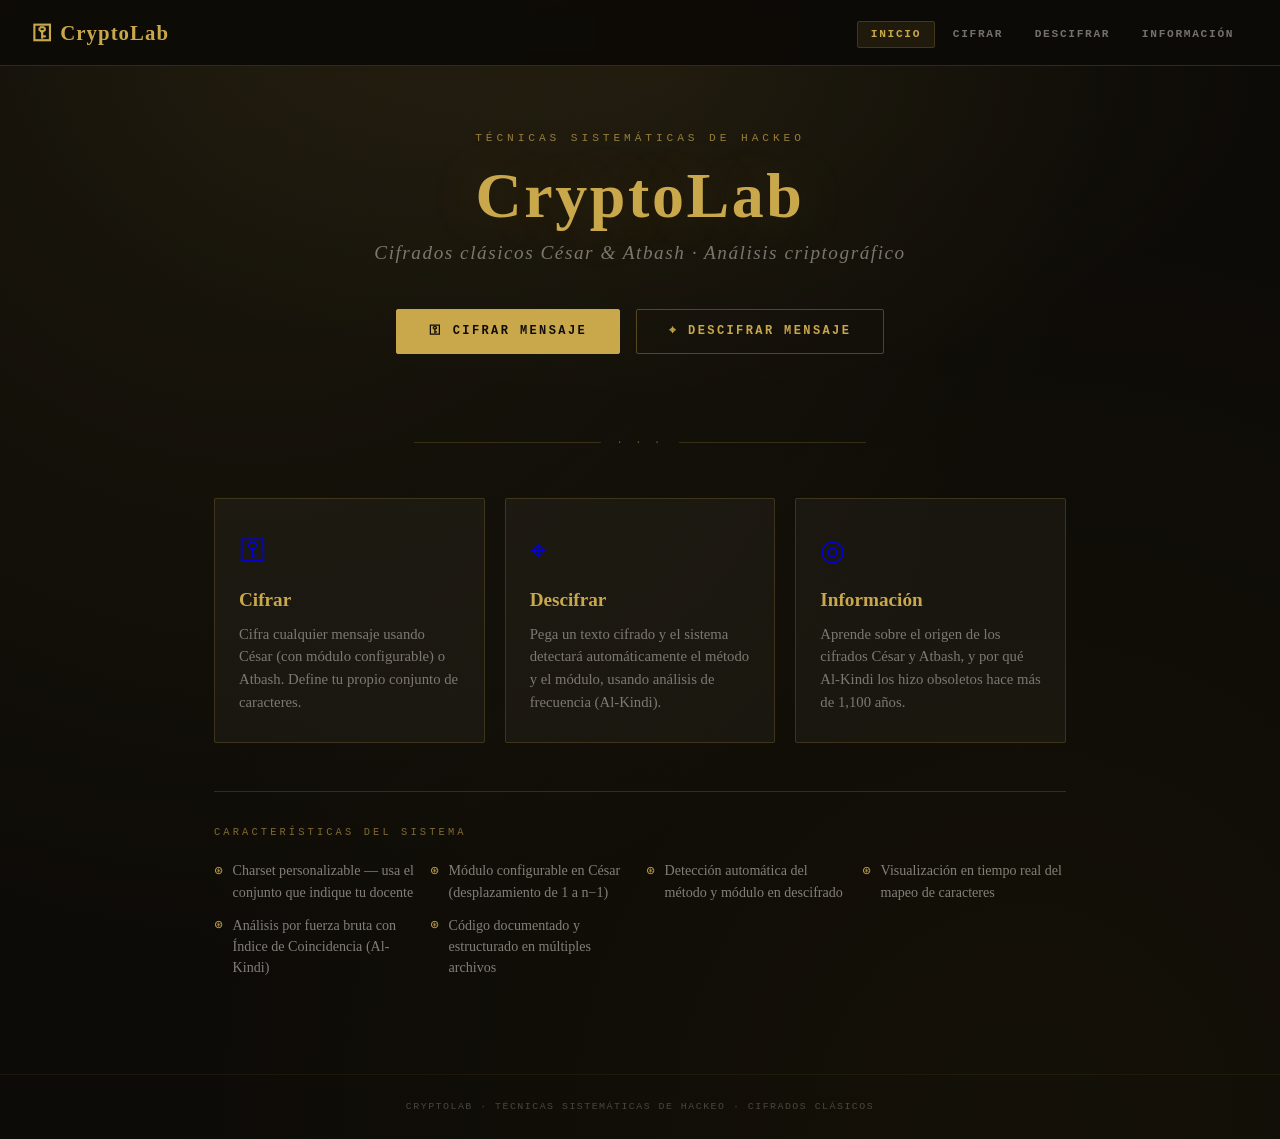
<file: index.html>
<!DOCTYPE html>
<html lang="es">
<head>
  <!-- =============================================
       CRYPTOLAB — Página Principal
       Archivo: index.html
       Descripción: Página de bienvenida. Presenta
       la herramienta y permite navegar a las
       secciones de cifrado, descifrado e información.
       ============================================= -->
  <meta charset="UTF-8">
  <meta name="viewport" content="width=device-width, initial-scale=1.0">
  <title>CryptoLab — Inicio</title>

  <!-- Hoja de estilos compartida -->
  <link rel="stylesheet" href="css/styles.css">

  <style>
    /* ---- Estilos exclusivos de index.html ---- */

    .hero {
      text-align: center;
      padding: 4rem 2rem 3rem;
      position: relative;
    }

    .hero::before {
      content: '';
      position: absolute;
      inset: 0;
      background: radial-gradient(ellipse at 50% 0%,
        rgba(201,168,76,0.07) 0%, transparent 70%);
      pointer-events: none;
    }

    .hero-eyebrow {
      font-family: 'JetBrains Mono', monospace;
      font-size: 0.7rem;
      letter-spacing: 0.35em;
      color: var(--gold);
      text-transform: uppercase;
      opacity: 0.7;
      margin-bottom: 1rem;
      display: block;
    }

    .hero-title {
      font-family: 'Playfair Display', serif;
      font-size: 4rem;
      font-weight: 900;
      color: var(--gold);
      line-height: 1;
      letter-spacing: 0.04em;
      text-shadow: 0 0 60px rgba(201,168,76,0.2);
      margin-bottom: 0.6rem;
    }

    .hero-subtitle {
      font-family: 'Crimson Pro', serif;
      font-style: italic;
      font-size: 1.2rem;
      color: rgba(245,240,232,0.45);
      letter-spacing: 0.08em;
      margin-bottom: 2.5rem;
    }

    .hero-actions {
      display: flex;
      gap: 1rem;
      justify-content: center;
      flex-wrap: wrap;
    }

    .hero-btn {
      display: inline-block;
      padding: 0.75rem 2rem;
      font-family: 'JetBrains Mono', monospace;
      font-size: 0.75rem;
      font-weight: 600;
      letter-spacing: 0.2em;
      text-transform: uppercase;
      text-decoration: none;
      border-radius: 2px;
      transition: all 0.2s;
    }

    .hero-btn-primary {
      background: var(--gold);
      color: var(--bg-dark);
      border: 1px solid var(--gold);
    }
    .hero-btn-primary:hover {
      background: var(--gold-light);
      transform: translateY(-1px);
    }

    .hero-btn-secondary {
      background: transparent;
      color: var(--gold);
      border: 1px solid var(--border-mid);
    }
    .hero-btn-secondary:hover {
      background: rgba(201,168,76,0.08);
      transform: translateY(-1px);
    }

    .ornamental-divider {
      display: flex;
      align-items: center;
      gap: 1rem;
      margin: 0 auto 3rem;
      max-width: 500px;
      padding: 0 1.5rem;
    }

    .ornamental-divider::before,
    .ornamental-divider::after {
      content: '';
      flex: 1;
      height: 1px;
      background: var(--border-subtle);
    }

    .ornamental-divider span {
      font-family: 'JetBrains Mono', monospace;
      font-size: 0.65rem;
      letter-spacing: 0.3em;
      color: var(--gold);
      opacity: 0.5;
      white-space: nowrap;
    }

    .cards-grid {
      display: grid;
      grid-template-columns: repeat(auto-fit, minmax(240px, 1fr));
      gap: 1.25rem;
      margin-bottom: 3rem;
    }

    .nav-card {
      display: block;
      background: var(--panel-bg);
      border: 1px solid var(--border-subtle);
      border-radius: 2px;
      padding: 1.75rem 1.5rem;
      text-decoration: none;
      transition: all 0.2s;
      position: relative;
      overflow: hidden;
    }

    .nav-card::before {
      content: '';
      position: absolute;
      top: 0; left: 0; right: 0;
      height: 2px;
      background: var(--gold);
      transform: scaleX(0);
      transition: transform 0.25s;
      transform-origin: left;
    }

    .nav-card:hover {
      border-color: var(--border-mid);
      background: rgba(201,168,76,0.05);
      transform: translateY(-2px);
    }

    .nav-card:hover::before { transform: scaleX(1); }

    .card-icon {
      font-size: 1.8rem;
      margin-bottom: 0.75rem;
      display: block;
      opacity: 0.85;
    }

    .card-title {
      font-family: 'Playfair Display', serif;
      font-size: 1.2rem;
      font-weight: 700;
      color: var(--gold);
      margin-bottom: 0.4rem;
    }

    .card-desc {
      font-family: 'Crimson Pro', serif;
      font-size: 0.92rem;
      color: rgba(245,240,232,0.45);
      line-height: 1.55;
    }

    .card-arrow {
      position: absolute;
      bottom: 1.25rem;
      right: 1.25rem;
      font-family: 'JetBrains Mono', monospace;
      font-size: 0.75rem;
      color: var(--gold);
      opacity: 0;
      transition: opacity 0.2s, transform 0.2s;
    }

    .nav-card:hover .card-arrow {
      opacity: 1;
      transform: translateX(3px);
    }

    .features-section {
      border-top: 1px solid var(--border-subtle);
      padding-top: 2rem;
      margin-bottom: 2rem;
    }

    .features-label {
      font-family: 'JetBrains Mono', monospace;
      font-size: 0.65rem;
      letter-spacing: 0.3em;
      color: var(--gold);
      text-transform: uppercase;
      opacity: 0.6;
      margin-bottom: 1.25rem;
      display: block;
    }

    .features-list {
      display: grid;
      grid-template-columns: repeat(auto-fit, minmax(200px, 1fr));
      gap: 0.75rem;
      list-style: none;
    }

    .feature-item {
      display: flex;
      align-items: flex-start;
      gap: 0.6rem;
      font-size: 0.88rem;
      color: rgba(245,240,232,0.5);
      line-height: 1.5;
    }

    .feature-bullet {
      color: var(--gold);
      font-family: 'JetBrains Mono', monospace;
      font-size: 0.7rem;
      margin-top: 0.15rem;
      flex-shrink: 0;
    }
  </style>
</head>
<body>

  <!-- BARRA DE NAVEGACIÓN -->
  <nav class="navbar">
    <a href="index.html" class="navbar-brand">⚿ CryptoLab</a>
    <ul class="navbar-links">
      <li><a href="index.html" class="active">Inicio</a></li>
      <li><a href="cifrar.html">Cifrar</a></li>
      <li><a href="descifrar.html">Descifrar</a></li>
      <li><a href="info.html">Información</a></li>
    </ul>
  </nav>

  <!-- HERO -->
  <div class="hero">
    <span class="hero-eyebrow">Técnicas Sistemáticas de Hackeo</span>
    <h1 class="hero-title">CryptoLab</h1>
    <p class="hero-subtitle">Cifrados clásicos César &amp; Atbash · Análisis criptográfico</p>
    <div class="hero-actions">
      <a href="cifrar.html" class="hero-btn hero-btn-primary">⚿ Cifrar mensaje</a>
      <a href="descifrar.html" class="hero-btn hero-btn-secondary">⌖ Descifrar mensaje</a>
    </div>
  </div>

  <div class="container">

    <div class="ornamental-divider"><span>· · ·</span></div>

    <!-- TARJETAS DE NAVEGACIÓN -->
    <div class="cards-grid">

      <a href="cifrar.html" class="nav-card">
        <span class="card-icon">⚿</span>
        <div class="card-title">Cifrar</div>
        <p class="card-desc">
          Cifra cualquier mensaje usando César (con módulo configurable)
          o Atbash. Define tu propio conjunto de caracteres.
        </p>
        <span class="card-arrow">→</span>
      </a>

      <a href="descifrar.html" class="nav-card">
        <span class="card-icon">⌖</span>
        <div class="card-title">Descifrar</div>
        <p class="card-desc">
          Pega un texto cifrado y el sistema detectará automáticamente
          el método y el módulo, usando análisis de frecuencia (Al-Kindi).
        </p>
        <span class="card-arrow">→</span>
      </a>

      <a href="info.html" class="nav-card">
        <span class="card-icon">◎</span>
        <div class="card-title">Información</div>
        <p class="card-desc">
          Aprende sobre el origen de los cifrados César y Atbash, y por
          qué Al-Kindi los hizo obsoletos hace más de 1,100 años.
        </p>
        <span class="card-arrow">→</span>
      </a>

    </div>

    <!-- CARACTERÍSTICAS -->
    <div class="features-section">
      <span class="features-label">Características del sistema</span>
      <ul class="features-list">
        <li class="feature-item">
          <span class="feature-bullet">⊛</span>
          Charset personalizable — usa el conjunto que indique tu docente
        </li>
        <li class="feature-item">
          <span class="feature-bullet">⊛</span>
          Módulo configurable en César (desplazamiento de 1 a n−1)
        </li>
        <li class="feature-item">
          <span class="feature-bullet">⊛</span>
          Detección automática del método y módulo en descifrado
        </li>
        <li class="feature-item">
          <span class="feature-bullet">⊛</span>
          Visualización en tiempo real del mapeo de caracteres
        </li>
        <li class="feature-item">
          <span class="feature-bullet">⊛</span>
          Análisis por fuerza bruta con Índice de Coincidencia (Al-Kindi)
        </li>
        <li class="feature-item">
          <span class="feature-bullet">⊛</span>
          Código documentado y estructurado en múltiples archivos
        </li>
      </ul>
    </div>

  </div>

  <div class="footer">
    CryptoLab · Técnicas Sistemáticas de Hackeo · Cifrados Clásicos
  </div>

</body>
</html>
</file>
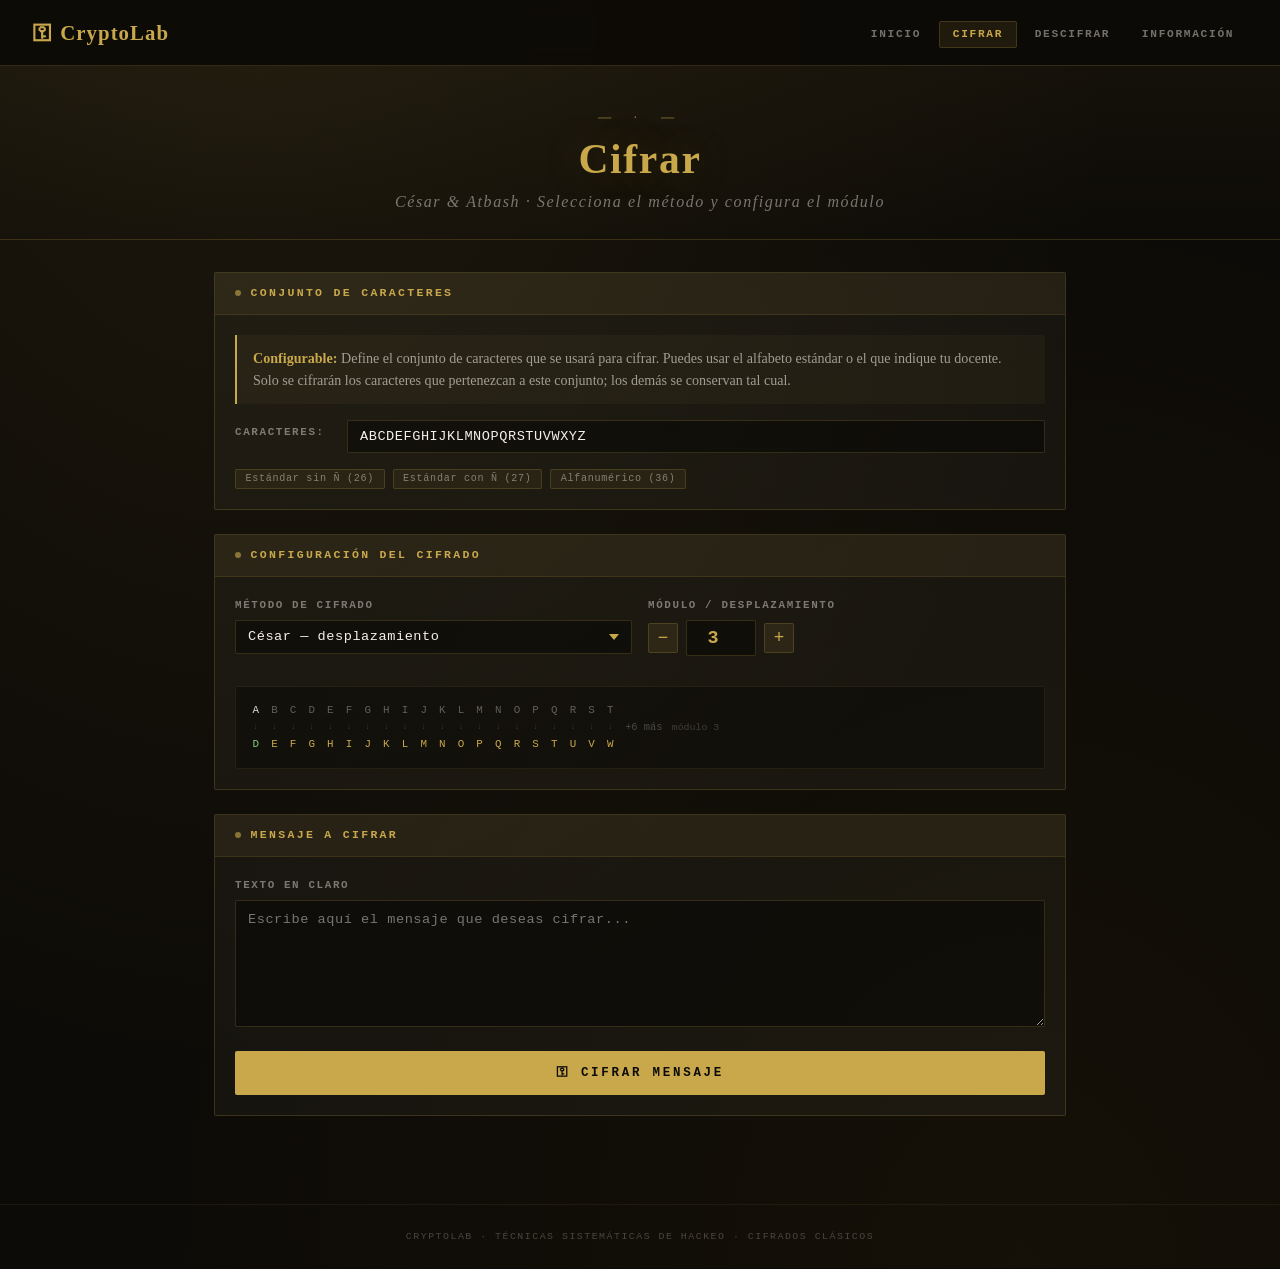
<file: cifrar.html>
<!DOCTYPE html>
<html lang="es">
<head>
  <!-- =============================================
       CRYPTOLAB — Página de Cifrado
       Archivo: cifrar.html
       Descripción: Permite al usuario cifrar un
       mensaje usando el método César (con módulo
       configurable) o Atbash. El usuario puede
       definir el conjunto de caracteres a usar.
       ============================================= -->
  <meta charset="UTF-8">
  <meta name="viewport" content="width=device-width, initial-scale=1.0">
  <title>CryptoLab — Cifrar</title>

  <!-- Hoja de estilos compartida -->
  <link rel="stylesheet" href="css/styles.css">

  <style>
    /* ---- Estilos exclusivos de cifrar.html ---- */

    /* Fila del charset con botones de preset a la derecha */
    .charset-row {
      display: flex;
      align-items: center;
      gap: 0.75rem;
    }

    .charset-row label {
      font-family: 'JetBrains Mono', monospace;
      font-size: 0.68rem;
      color: var(--text-muted);
      text-transform: uppercase;
      letter-spacing: 0.15em;
      white-space: nowrap;
      min-width: 100px;
    }

    /* Fila de botones de preset */
    .preset-row {
      display: flex;
      gap: 0.5rem;
      flex-wrap: wrap;
      margin-top: 0.5rem;
    }
  </style>
</head>
<body>

  <!-- =============================================
       BARRA DE NAVEGACIÓN
       Enlace activo: Cifrar
       ============================================= -->
  <nav class="navbar">
    <a href="index.html" class="navbar-brand">⚿ CryptoLab</a>
    <ul class="navbar-links">
      <li><a href="index.html">Inicio</a></li>
      <li><a href="cifrar.html" class="active">Cifrar</a></li>
      <li><a href="descifrar.html">Descifrar</a></li>
      <li><a href="info.html">Información</a></li>
    </ul>
  </nav>

  <!-- =============================================
       ENCABEZADO DE PÁGINA
       ============================================= -->
  <div class="page-header">
    <span class="ornament">⸻ · ⸻</span>
    <h1 class="page-title">Cifrar</h1>
    <p class="page-subtitle">César &amp; Atbash · Selecciona el método y configura el módulo</p>
  </div>

  <div class="container">

    <!-- =============================================
         PANEL 1: CONJUNTO DE CARACTERES
         El docente puede proporcionar un charset
         personalizado. Se usa como base para ambos
         métodos de cifrado.
         ============================================= -->
    <div class="panel">
      <div class="panel-header">
        <div class="panel-dot"></div>
        <h3>Conjunto de Caracteres</h3>
      </div>
      <div class="panel-body">

        <div class="info-box">
          <strong>Configurable:</strong> Define el conjunto de caracteres
          que se usará para cifrar. Puedes usar el alfabeto estándar o
          el que indique tu docente. Solo se cifrarán los caracteres
          que pertenezcan a este conjunto; los demás se conservan tal cual.
        </div>

        <!-- Input del charset -->
        <div class="field-group">
          <div class="charset-row">
            <label>Caracteres:</label>
            <input type="text" id="charset"
                   value="ABCDEFGHIJKLMNOPQRSTUVWXYZ"
                   placeholder="Ej: ABCDEFGHIJKLMNOPQRSTUVWXYZ" />
          </div>
        </div>

        <!-- Botones de preset rápido -->
        <div class="preset-row">
          <button class="preset-btn" id="preset-sin-nye">
            Estándar sin Ñ (26)
          </button>
          <button class="preset-btn" id="preset-con-nye">
            Estándar con Ñ (27)
          </button>
          <button class="preset-btn" id="preset-alfanumerico">
            Alfanumérico (36)
          </button>
        </div>

      </div>
    </div>

    <!-- =============================================
         PANEL 2: CONFIGURACIÓN DEL CIFRADO
         Selector de método + control de módulo
         + visualización del mapeo en tiempo real.
         ============================================= -->
    <div class="panel">
      <div class="panel-header">
        <div class="panel-dot"></div>
        <h3>Configuración del Cifrado</h3>
      </div>
      <div class="panel-body">

        <div class="config-grid">

          <!-- Selector de método de cifrado -->
          <div class="field-group">
            <label>Método de cifrado</label>
            <select id="cipher-method">
              <option value="cesar">César — desplazamiento</option>
              <option value="atbash">Atbash — espejo</option>
            </select>
          </div>

          <!-- Control del módulo (visible solo en modo César) -->
          <div class="field-group" id="shift-field">
            <label>Módulo / Desplazamiento</label>
            <div class="shift-control">
              <!-- Botón restar -->
              <button class="shift-btn" onclick="changeShift(-1)">−</button>
              <input type="number" id="shift-val"
                     value="3" min="1" max="99" />
              <!-- Botón sumar -->
              <button class="shift-btn" onclick="changeShift(1)">+</button>
            </div>
          </div>

        </div>

        <!-- Visualización del mapeo de caracteres en tiempo real -->
        <!-- Se actualiza automáticamente al cambiar el método o el módulo -->
        <div id="char-map-wrap"></div>

      </div>
    </div>

    <!-- =============================================
         PANEL 3: TEXTO A CIFRAR
         El usuario escribe su mensaje aquí.
         ============================================= -->
    <div class="panel">
      <div class="panel-header">
        <div class="panel-dot"></div>
        <h3>Mensaje a Cifrar</h3>
      </div>
      <div class="panel-body">

        <div class="field-group">
          <label>Texto en claro</label>
          <textarea id="plaintext" rows="5"
                    placeholder="Escribe aquí el mensaje que deseas cifrar..."></textarea>
        </div>

        <!-- Botón principal de acción -->
        <button class="btn-primary" id="btn-encrypt">
          ⚿ CIFRAR MENSAJE
        </button>

      </div>
    </div>

    <!-- =============================================
         PANEL 4: RESULTADO DEL CIFRADO
         Se muestra solo después de presionar el botón.
         Incluye badge del método, texto cifrado y
         descripción informativa.
         ============================================= -->
    <div class="panel" id="encrypt-result-panel" style="display:none">
      <div class="panel-header">
        <div class="panel-dot"></div>
        <h3>Resultado del Cifrado</h3>
      </div>
      <div class="panel-body">

        <!-- Badge que indica el método y módulo usado -->
        <div id="encrypt-badge"></div>

        <!-- Texto cifrado (solo lectura) -->
        <div class="field-group">
          <label>Texto cifrado</label>
          <div class="result-area">
            <textarea id="ciphertext-out" rows="5" readonly></textarea>
            <button class="copy-btn" id="btn-copy-cipher"
                    onclick="copyToClipboard('ciphertext-out')">
              COPIAR
            </button>
          </div>
        </div>

        <!-- Descripción del método aplicado -->
        <p class="detection-info" id="encrypt-info-text"></p>

      </div>
    </div>

  </div><!-- /container -->

  <!-- PIE DE PÁGINA -->
  <div class="footer">
    CryptoLab · Técnicas Sistemáticas de Hackeo · Cifrados Clásicos
  </div>

  <!-- =============================================
       SCRIPTS
       Se cargan al final para no bloquear el HTML.
       crypto.js debe ir antes que app.js ya que
       app.js llama a funciones definidas en crypto.js
       ============================================= -->
  <script src="js/crypto.js"></script>
  <script src="js/app.js"></script>

</body>
</html>
</file>
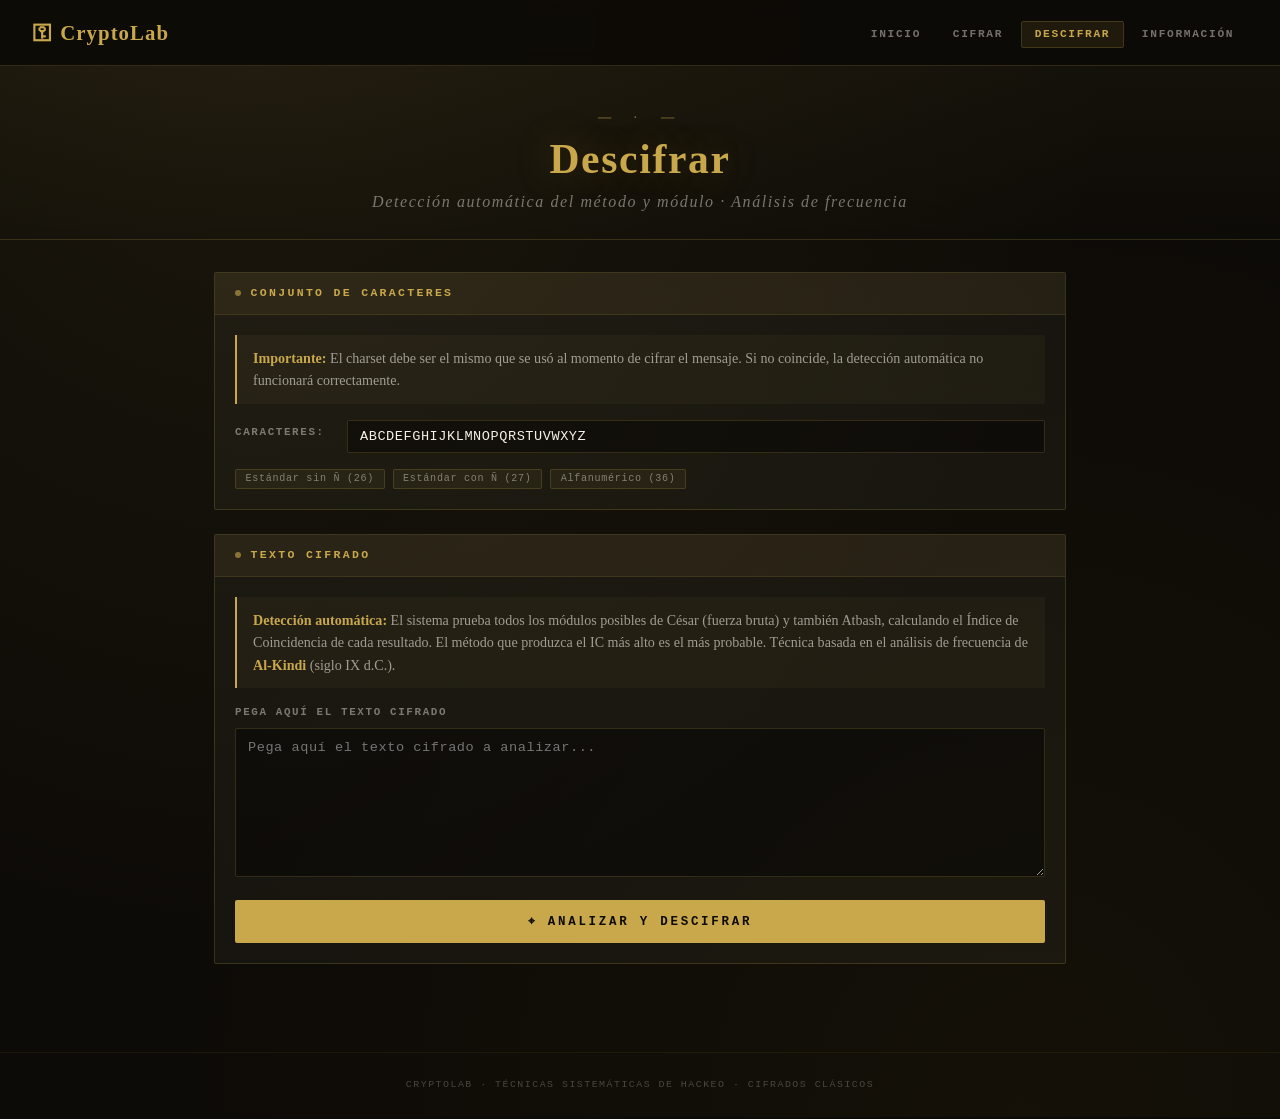
<file: descifrar.html>
<!DOCTYPE html>
<html lang="es">
<head>
  <!-- =============================================
       CRYPTOLAB — Página de Descifrado
       Archivo: descifrar.html
       Descripción: Permite al usuario pegar un texto
       cifrado y el sistema detecta automáticamente
       el método (César o Atbash) y el módulo usado,
       usando el Índice de Coincidencia (Al-Kindi).
       ============================================= -->
  <meta charset="UTF-8">
  <meta name="viewport" content="width=device-width, initial-scale=1.0">
  <title>CryptoLab — Descifrar</title>

  <!-- Hoja de estilos compartida -->
  <link rel="stylesheet" href="css/styles.css">

  <style>
    /* ---- Estilos exclusivos de descifrar.html ---- */

    /* Fila del charset con etiqueta */
    .charset-row {
      display: flex;
      align-items: center;
      gap: 0.75rem;
    }

    .charset-row label {
      font-family: 'JetBrains Mono', monospace;
      font-size: 0.68rem;
      color: var(--text-muted);
      text-transform: uppercase;
      letter-spacing: 0.15em;
      white-space: nowrap;
      min-width: 100px;
    }

    /* Fila de botones preset */
    .preset-row {
      display: flex;
      gap: 0.5rem;
      flex-wrap: wrap;
      margin-top: 0.5rem;
    }

    /* Etiqueta de sección dentro del panel de resultados */
    .results-section-label {
      font-family: 'JetBrains Mono', monospace;
      font-size: 0.65rem;
      color: var(--text-muted);
      letter-spacing: 0.18em;
      text-transform: uppercase;
      margin-bottom: 0.6rem;
      display: block;
    }

    /* Caja de IC (Índice de Coincidencia) */
    .ic-box {
      display: inline-flex;
      align-items: center;
      gap: 0.5rem;
      padding: 0.3rem 0.75rem;
      background: rgba(201,168,76,0.07);
      border: 1px solid var(--border-subtle);
      border-radius: 2px;
      font-family: 'JetBrains Mono', monospace;
      font-size: 0.7rem;
      color: var(--text-muted);
      margin-bottom: 1rem;
    }

    .ic-value {
      color: var(--gold);
      font-weight: 600;
    }
  </style>
</head>
<body>

  <!-- =============================================
       BARRA DE NAVEGACIÓN
       Enlace activo: Descifrar
       ============================================= -->
  <nav class="navbar">
    <a href="index.html" class="navbar-brand">⚿ CryptoLab</a>
    <ul class="navbar-links">
      <li><a href="index.html">Inicio</a></li>
      <li><a href="cifrar.html">Cifrar</a></li>
      <li><a href="descifrar.html" class="active">Descifrar</a></li>
      <li><a href="info.html">Información</a></li>
    </ul>
  </nav>

  <!-- =============================================
       ENCABEZADO DE PÁGINA
       ============================================= -->
  <div class="page-header">
    <span class="ornament">⸻ · ⸻</span>
    <h1 class="page-title">Descifrar</h1>
    <p class="page-subtitle">Detección automática del método y módulo · Análisis de frecuencia</p>
  </div>

  <div class="container">

    <!-- =============================================
         PANEL 1: CONJUNTO DE CARACTERES
         Debe coincidir con el charset usado al cifrar
         para que la detección funcione correctamente.
         ============================================= -->
    <div class="panel">
      <div class="panel-header">
        <div class="panel-dot"></div>
        <h3>Conjunto de Caracteres</h3>
      </div>
      <div class="panel-body">

        <div class="info-box">
          <strong>Importante:</strong> El charset debe ser el mismo que
          se usó al momento de cifrar el mensaje. Si no coincide,
          la detección automática no funcionará correctamente.
        </div>

        <!-- Input del charset -->
        <div class="field-group">
          <div class="charset-row">
            <label>Caracteres:</label>
            <input type="text" id="charset"
                   value="ABCDEFGHIJKLMNOPQRSTUVWXYZ"
                   placeholder="Ej: ABCDEFGHIJKLMNOPQRSTUVWXYZ" />
          </div>
        </div>

        <!-- Botones de preset rápido -->
        <div class="preset-row">
          <button class="preset-btn" id="preset-sin-nye">
            Estándar sin Ñ (26)
          </button>
          <button class="preset-btn" id="preset-con-nye">
            Estándar con Ñ (27)
          </button>
          <button class="preset-btn" id="preset-alfanumerico">
            Alfanumérico (36)
          </button>
        </div>

      </div>
    </div>

    <!-- =============================================
         PANEL 2: TEXTO CIFRADO
         El usuario pega aquí el texto a analizar.
         ============================================= -->
    <div class="panel">
      <div class="panel-header">
        <div class="panel-dot"></div>
        <h3>Texto Cifrado</h3>
      </div>
      <div class="panel-body">

        <div class="info-box">
          <strong>Detección automática:</strong> El sistema prueba todos
          los módulos posibles de César (fuerza bruta) y también Atbash,
          calculando el Índice de Coincidencia de cada resultado.
          El método que produzca el IC más alto es el más probable.
          Técnica basada en el análisis de frecuencia de
          <strong>Al-Kindi</strong> (siglo IX d.C.).
        </div>

        <!-- Textarea del texto cifrado -->
        <div class="field-group">
          <label>Pega aquí el texto cifrado</label>
          <textarea id="ciphertext-in" rows="6"
                    placeholder="Pega aquí el texto cifrado a analizar..."></textarea>
        </div>

        <!-- Botón principal de acción -->
        <button class="btn-primary" id="btn-decrypt">
          ⌖ ANALIZAR Y DESCIFRAR
        </button>

      </div>
    </div>

    <!-- =============================================
         PANEL 3: RESULTADOS DEL ANÁLISIS
         Se muestra solo después de presionar el botón.
         Contiene:
           - Badge del método detectado
           - Índice de Coincidencia calculado
           - Texto descifrado
           - Tabla de todos los módulos explorados
         ============================================= -->
    <div class="panel" id="decode-results" style="display:none">
      <div class="panel-header">
        <div class="panel-dot"></div>
        <h3>Análisis de Descifrado</h3>
      </div>

      <!-- El contenido de este panel se genera dinámicamente
           por la función doDecrypt() en app.js -->
      <div class="panel-body" id="decode-body"></div>

    </div>

  </div><!-- /container -->

  <!-- PIE DE PÁGINA -->
  <div class="footer">
    CryptoLab · Técnicas Sistemáticas de Hackeo · Cifrados Clásicos
  </div>

  <!-- =============================================
       SCRIPTS
       crypto.js debe ir antes que app.js ya que
       app.js llama a funciones definidas en crypto.js.
       ============================================= -->
  <script src="js/crypto.js"></script>
  <script src="js/app.js"></script>

</body>
</html>
</file>
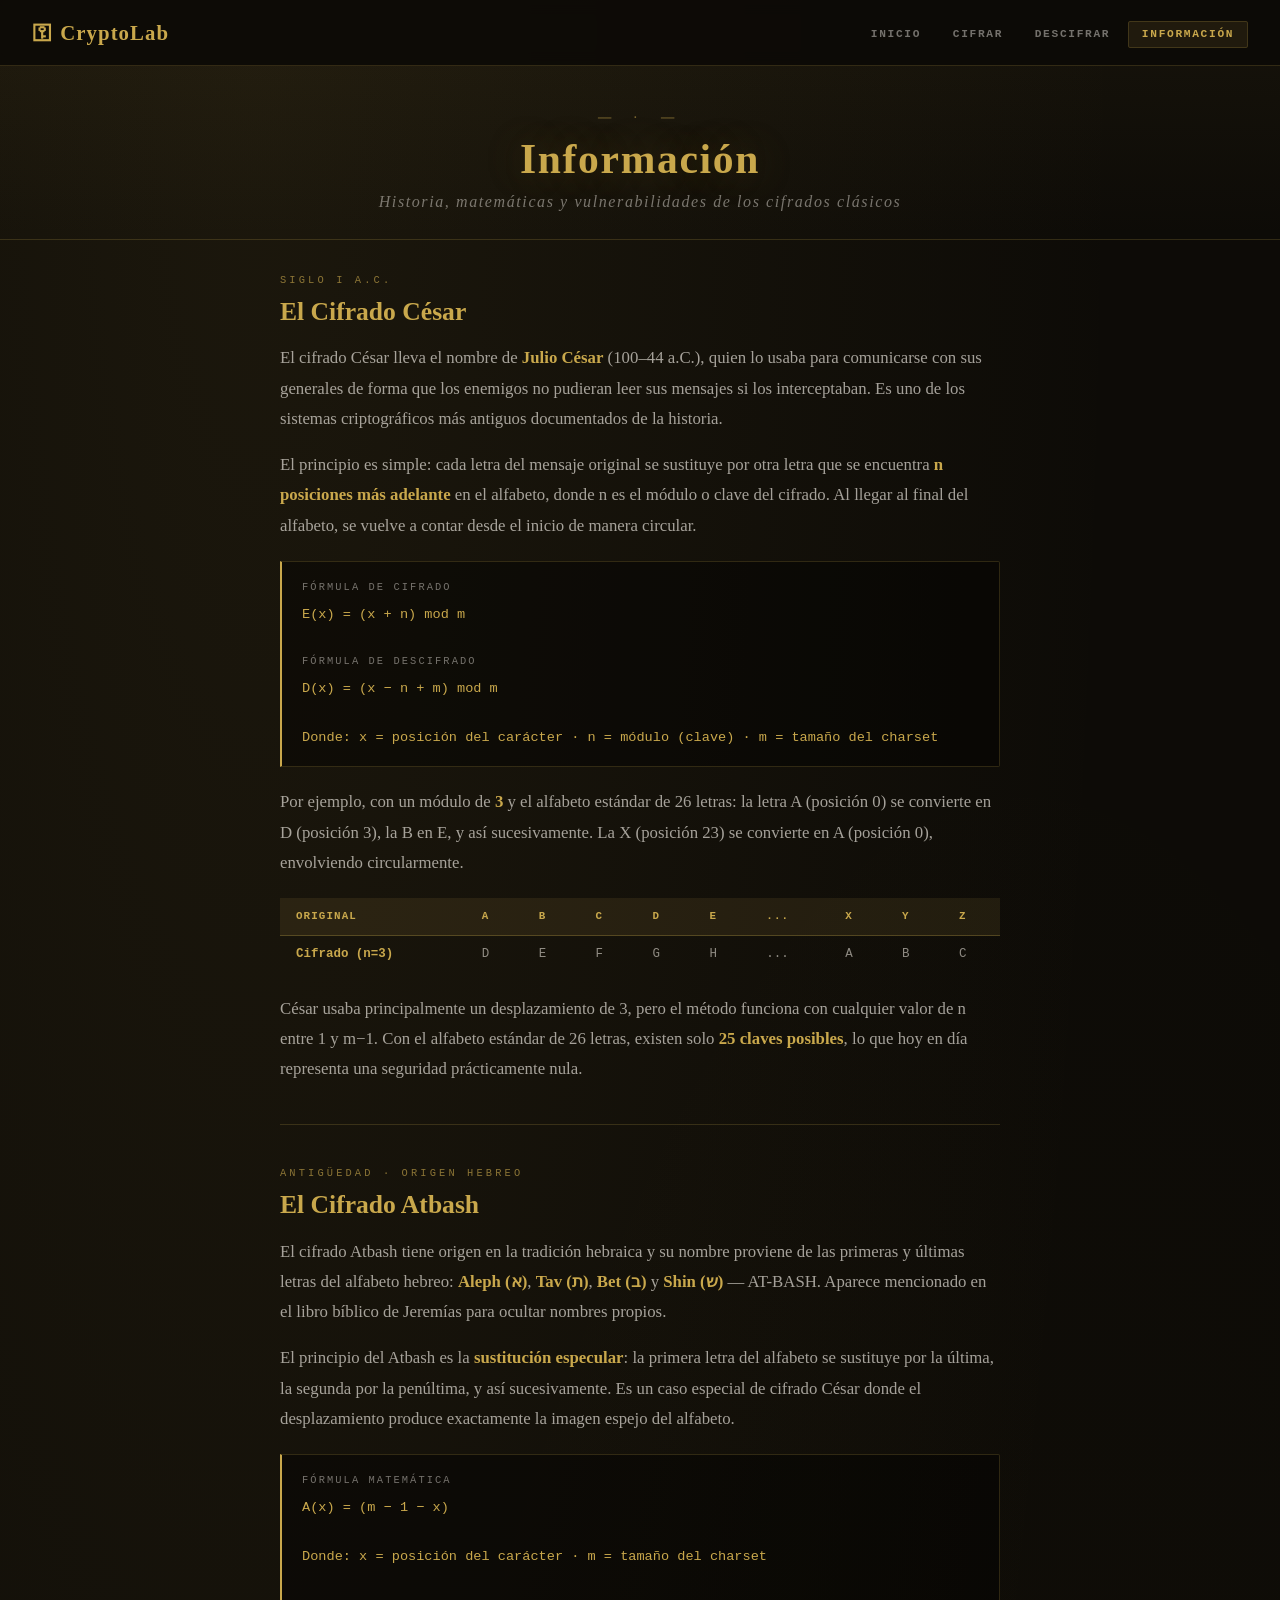
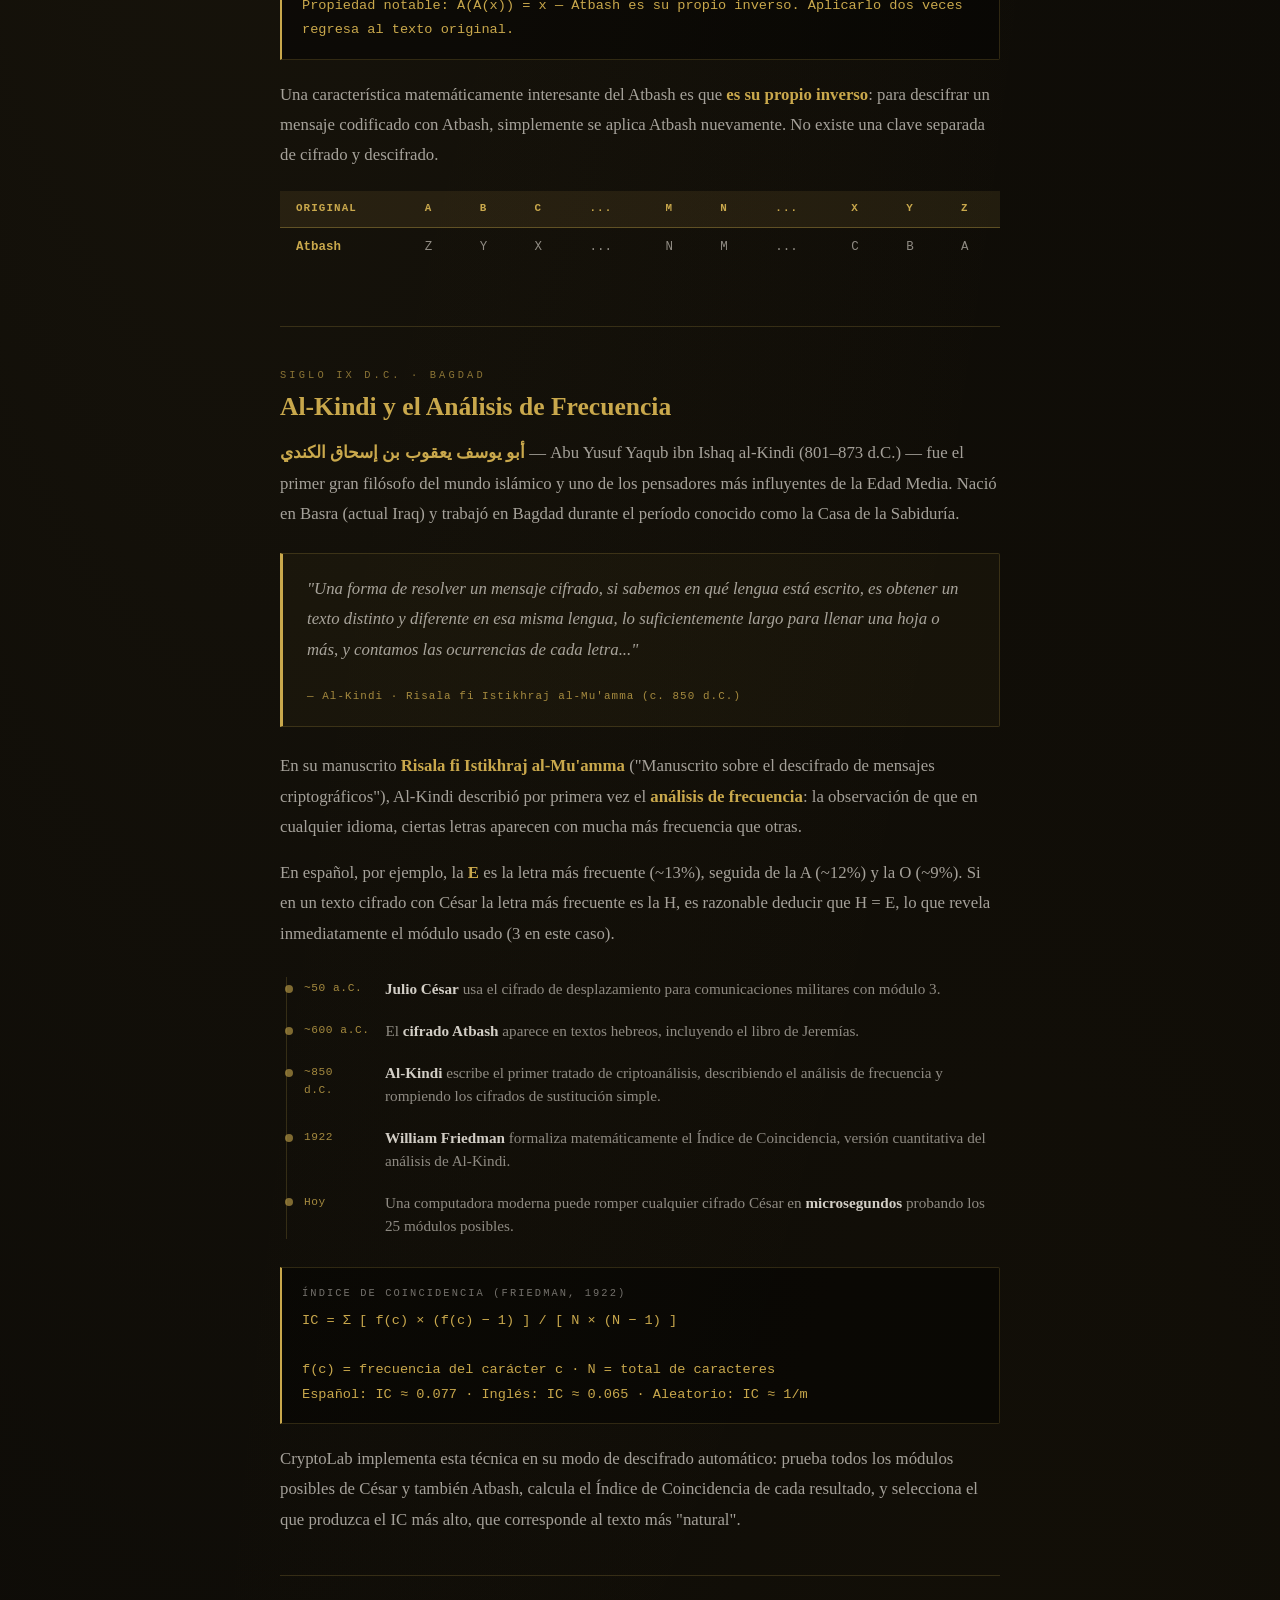
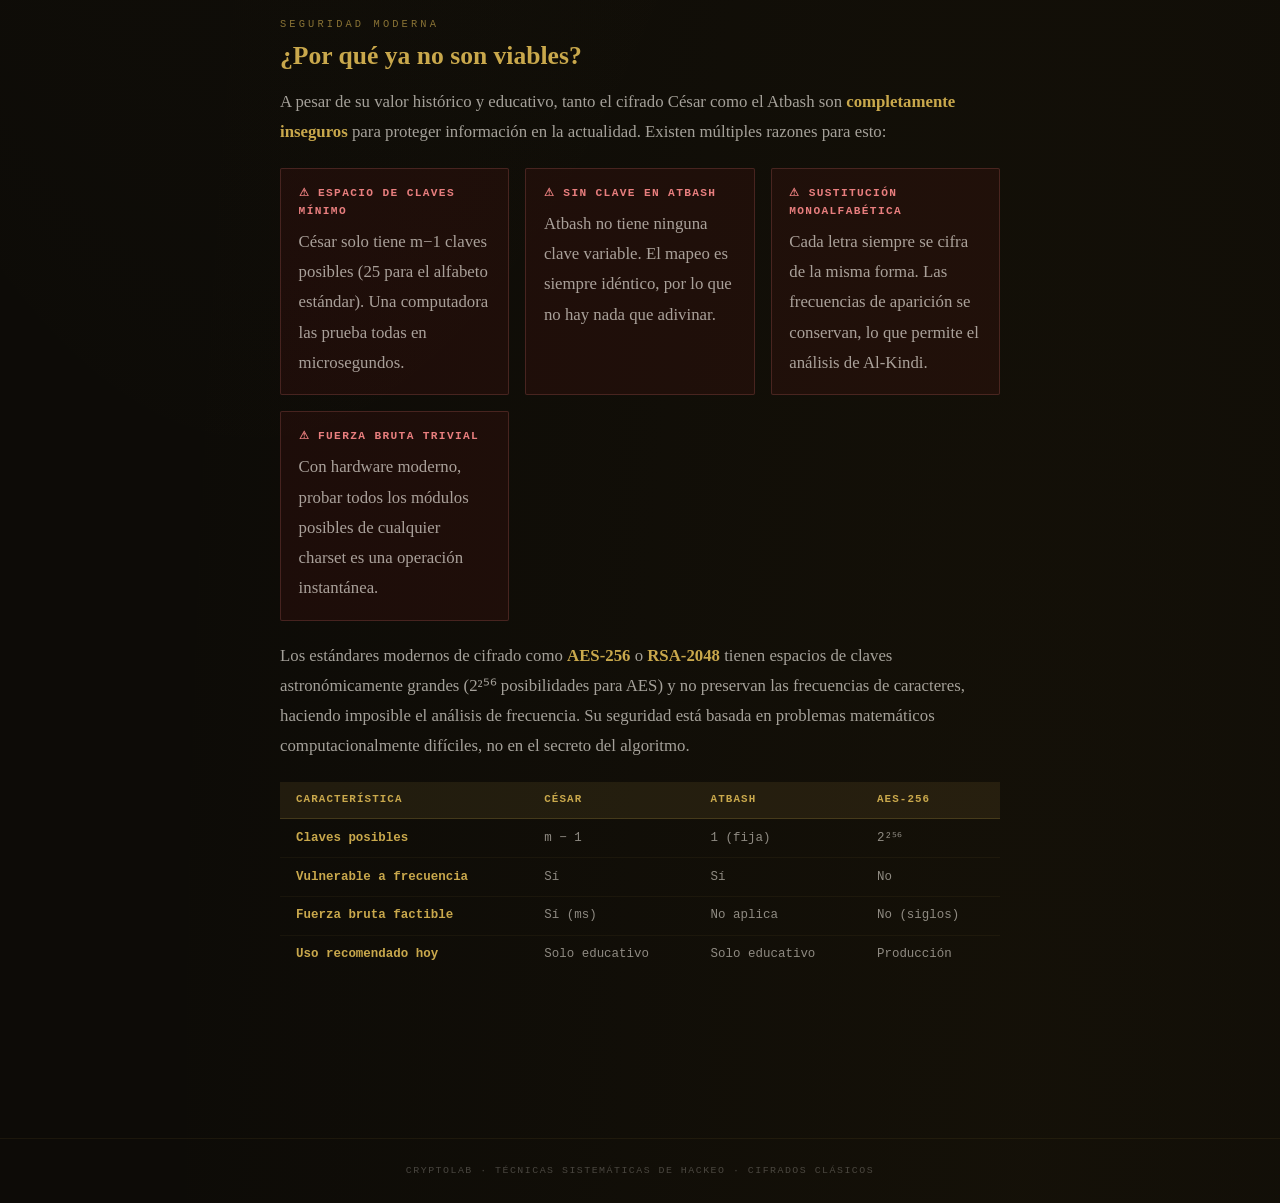
<file: info.html>
<!DOCTYPE html>
<html lang="es">
<head>
  <!-- =============================================
       CRYPTOLAB — Página de Información
       Archivo: info.html
       Descripción: Explica el origen histórico de
       los cifrados César y Atbash, la contribución
       de Al-Kindi al criptoanálisis y por qué estos
       métodos ya no son seguros hoy en día.
       ============================================= -->
  <meta charset="UTF-8">
  <meta name="viewport" content="width=device-width, initial-scale=1.0">
  <title>CryptoLab — Información</title>

  <!-- Hoja de estilos compartida -->
  <link rel="stylesheet" href="css/styles.css">

  <style>
    /* ---- Estilos exclusivos de info.html ---- */

    /* Artículo de contenido largo (prosa) */
    .article {
      max-width: 720px;
      margin: 0 auto;
    }

    /* Sección de artículo con separador superior */
    .article-section {
      margin-bottom: 2.5rem;
      padding-bottom: 2.5rem;
      border-bottom: 1px solid var(--border-subtle);
    }

    .article-section:last-child {
      border-bottom: none;
    }

    /* Etiqueta de categoría sobre el título */
    .section-eyebrow {
      font-family: 'JetBrains Mono', monospace;
      font-size: 0.65rem;
      letter-spacing: 0.3em;
      color: var(--gold);
      text-transform: uppercase;
      opacity: 0.65;
      display: block;
      margin-bottom: 0.5rem;
    }

    /* Título de sección */
    .section-title {
      font-family: 'Playfair Display', serif;
      font-size: 1.6rem;
      font-weight: 700;
      color: var(--gold);
      margin-bottom: 1rem;
      line-height: 1.2;
    }

    /* Párrafo de contenido */
    .article p {
      font-family: 'Crimson Pro', serif;
      font-size: 1.05rem;
      color: rgba(245,240,232,0.65);
      line-height: 1.8;
      margin-bottom: 1rem;
    }

    .article p:last-child {
      margin-bottom: 0;
    }

    /* Texto resaltado dorado dentro de párrafos */
    .article strong {
      color: var(--gold);
      font-weight: 600;
    }

    /* Fórmula matemática en bloque */
    .formula-block {
      background: rgba(0,0,0,0.4);
      border: 1px solid var(--border-subtle);
      border-left: 2px solid var(--gold);
      border-radius: 0 2px 2px 0;
      padding: 1rem 1.25rem;
      margin: 1.25rem 0;
      font-family: 'JetBrains Mono', monospace;
      font-size: 0.85rem;
      color: var(--gold);
      line-height: 1.8;
    }

    /* Etiqueta de la fórmula */
    .formula-label {
      font-size: 0.65rem;
      letter-spacing: 0.2em;
      color: var(--text-muted);
      text-transform: uppercase;
      display: block;
      margin-bottom: 0.4rem;
    }

    /* Tabla de comparación */
    .comparison-table {
      width: 100%;
      border-collapse: collapse;
      margin: 1.25rem 0;
      font-family: 'JetBrains Mono', monospace;
      font-size: 0.78rem;
    }

    .comparison-table th {
      background: rgba(201,168,76,0.1);
      color: var(--gold);
      padding: 0.6rem 1rem;
      text-align: left;
      letter-spacing: 0.1em;
      text-transform: uppercase;
      font-size: 0.68rem;
      border-bottom: 1px solid var(--border-subtle);
    }

    .comparison-table td {
      padding: 0.6rem 1rem;
      color: rgba(245,240,232,0.55);
      border-bottom: 1px solid rgba(201,168,76,0.06);
      line-height: 1.5;
      vertical-align: top;
    }

    .comparison-table tr:last-child td {
      border-bottom: none;
    }

    .comparison-table td:first-child {
      color: var(--gold);
      font-weight: 600;
      white-space: nowrap;
    }

    /* Tarjeta de cita histórica */
    .quote-card {
      background: rgba(201,168,76,0.04);
      border: 1px solid var(--border-subtle);
      border-left: 3px solid var(--gold);
      border-radius: 0 2px 2px 0;
      padding: 1.25rem 1.5rem;
      margin: 1.5rem 0;
    }

    .quote-text {
      font-family: 'Crimson Pro', serif;
      font-style: italic;
      font-size: 1.05rem;
      color: rgba(245,240,232,0.7);
      line-height: 1.7;
      margin-bottom: 0.5rem;
    }

    .quote-author {
      font-family: 'JetBrains Mono', monospace;
      font-size: 0.68rem;
      color: var(--gold);
      letter-spacing: 0.1em;
      opacity: 0.8;
    }

    /* Grid de tarjetas de datos (por qué ya no son seguros) */
    .danger-grid {
      display: grid;
      grid-template-columns: repeat(auto-fit, minmax(200px, 1fr));
      gap: 1rem;
      margin: 1.25rem 0;
    }

    .danger-card {
      background: rgba(139,26,26,0.12);
      border: 1px solid rgba(232,126,126,0.2);
      border-radius: 2px;
      padding: 1rem 1.1rem;
    }

    .danger-card-title {
      font-family: 'JetBrains Mono', monospace;
      font-size: 0.7rem;
      font-weight: 600;
      letter-spacing: 0.12em;
      color: var(--red-alert);
      text-transform: uppercase;
      margin-bottom: 0.4rem;
    }

    .danger-card-text {
      font-family: 'Crimson Pro', serif;
      font-size: 0.9rem;
      color: rgba(245,240,232,0.5);
      line-height: 1.5;
    }

    /* Línea de tiempo horizontal de Al-Kindi */
    .timeline {
      display: flex;
      flex-direction: column;
      gap: 0;
      margin: 1.25rem 0;
      position: relative;
      padding-left: 1.5rem;
    }

    .timeline::before {
      content: '';
      position: absolute;
      left: 0.35rem;
      top: 0.5rem;
      bottom: 0.5rem;
      width: 1px;
      background: var(--border-subtle);
    }

    .timeline-item {
      display: flex;
      align-items: flex-start;
      gap: 1rem;
      padding: 0.6rem 0;
      position: relative;
    }

    /* Punto de la línea de tiempo */
    .timeline-item::before {
      content: '';
      position: absolute;
      left: -1.18rem;
      top: 1rem;
      width: 8px;
      height: 8px;
      border-radius: 50%;
      background: var(--gold);
      opacity: 0.6;
      flex-shrink: 0;
    }

    .timeline-year {
      font-family: 'JetBrains Mono', monospace;
      font-size: 0.7rem;
      color: var(--gold);
      opacity: 0.8;
      min-width: 65px;
      margin-top: 0.1rem;
      letter-spacing: 0.05em;
    }

    .timeline-text {
      font-family: 'Crimson Pro', serif;
      font-size: 0.95rem;
      color: rgba(245,240,232,0.55);
      line-height: 1.5;
    }

    .timeline-text strong {
      color: rgba(245,240,232,0.85);
    }
  </style>
</head>
<body>

  <!-- =============================================
       BARRA DE NAVEGACIÓN
       Enlace activo: Información
       ============================================= -->
  <nav class="navbar">
    <a href="index.html" class="navbar-brand">⚿ CryptoLab</a>
    <ul class="navbar-links">
      <li><a href="index.html">Inicio</a></li>
      <li><a href="cifrar.html">Cifrar</a></li>
      <li><a href="descifrar.html">Descifrar</a></li>
      <li><a href="info.html" class="active">Información</a></li>
    </ul>
  </nav>

  <!-- =============================================
       ENCABEZADO DE PÁGINA
       ============================================= -->
  <div class="page-header">
    <span class="ornament">⸻ · ⸻</span>
    <h1 class="page-title">Información</h1>
    <p class="page-subtitle">Historia, matemáticas y vulnerabilidades de los cifrados clásicos</p>
  </div>

  <div class="container">
    <div class="article">

      <!-- =============================================
           SECCIÓN 1: CIFRADO CÉSAR
           ============================================= -->
      <div class="article-section">
        <span class="section-eyebrow">Siglo I a.C.</span>
        <h2 class="section-title">El Cifrado César</h2>

        <p>
          El cifrado César lleva el nombre de <strong>Julio César</strong> (100–44 a.C.),
          quien lo usaba para comunicarse con sus generales de forma que los enemigos
          no pudieran leer sus mensajes si los interceptaban. Es uno de los sistemas
          criptográficos más antiguos documentados de la historia.
        </p>

        <p>
          El principio es simple: cada letra del mensaje original se sustituye por otra
          letra que se encuentra <strong>n posiciones más adelante</strong> en el alfabeto,
          donde n es el módulo o clave del cifrado. Al llegar al final del alfabeto,
          se vuelve a contar desde el inicio de manera circular.
        </p>

        <!-- Fórmula matemática del cifrado César -->
        <div class="formula-block">
          <span class="formula-label">Fórmula de cifrado</span>
          E(x) = (x + n) mod m
          <br><br>
          <span class="formula-label">Fórmula de descifrado</span>
          D(x) = (x − n + m) mod m
          <br><br>
          Donde: x = posición del carácter · n = módulo (clave) · m = tamaño del charset
        </div>

        <p>
          Por ejemplo, con un módulo de <strong>3</strong> y el alfabeto estándar de 26 letras:
          la letra A (posición 0) se convierte en D (posición 3), la B en E, y así sucesivamente.
          La X (posición 23) se convierte en A (posición 0), envolviendo circularmente.
        </p>

        <!-- Tabla de ejemplo de cifrado César -->
        <table class="comparison-table">
          <thead>
            <tr>
              <th>Original</th>
              <th>A</th><th>B</th><th>C</th><th>D</th><th>E</th>
              <th>...</th>
              <th>X</th><th>Y</th><th>Z</th>
            </tr>
          </thead>
          <tbody>
            <tr>
              <td>Cifrado (n=3)</td>
              <td>D</td><td>E</td><td>F</td><td>G</td><td>H</td>
              <td>...</td>
              <td>A</td><td>B</td><td>C</td>
            </tr>
          </tbody>
        </table>

        <p>
          César usaba principalmente un desplazamiento de 3, pero el método funciona
          con cualquier valor de n entre 1 y m−1. Con el alfabeto estándar de 26 letras,
          existen solo <strong>25 claves posibles</strong>, lo que hoy en día representa
          una seguridad prácticamente nula.
        </p>
      </div>

      <!-- =============================================
           SECCIÓN 2: CIFRADO ATBASH
           ============================================= -->
      <div class="article-section">
        <span class="section-eyebrow">Antigüedad · Origen hebreo</span>
        <h2 class="section-title">El Cifrado Atbash</h2>

        <p>
          El cifrado Atbash tiene origen en la tradición hebraica y su nombre proviene
          de las primeras y últimas letras del alfabeto hebreo:
          <strong>Aleph (א)</strong>, <strong>Tav (ת)</strong>,
          <strong>Bet (ב)</strong> y <strong>Shin (ש)</strong> — AT-BASH.
          Aparece mencionado en el libro bíblico de Jeremías para ocultar nombres propios.
        </p>

        <p>
          El principio del Atbash es la <strong>sustitución especular</strong>: la primera
          letra del alfabeto se sustituye por la última, la segunda por la penúltima, y así
          sucesivamente. Es un caso especial de cifrado César donde el desplazamiento produce
          exactamente la imagen espejo del alfabeto.
        </p>

        <!-- Fórmula matemática del cifrado Atbash -->
        <div class="formula-block">
          <span class="formula-label">Fórmula matemática</span>
          A(x) = (m − 1 − x)
          <br><br>
          Donde: x = posición del carácter · m = tamaño del charset
          <br><br>
          Propiedad notable: A(A(x)) = x — Atbash es su propio inverso.
          Aplicarlo dos veces regresa al texto original.
        </td>
        </div>

        <p>
          Una característica matemáticamente interesante del Atbash es que <strong>es
          su propio inverso</strong>: para descifrar un mensaje codificado con Atbash,
          simplemente se aplica Atbash nuevamente. No existe una clave separada de
          cifrado y descifrado.
        </p>

        <!-- Ejemplo de sustitución Atbash -->
        <table class="comparison-table">
          <thead>
            <tr>
              <th>Original</th>
              <th>A</th><th>B</th><th>C</th>
              <th>...</th>
              <th>M</th><th>N</th>
              <th>...</th>
              <th>X</th><th>Y</th><th>Z</th>
            </tr>
          </thead>
          <tbody>
            <tr>
              <td>Atbash</td>
              <td>Z</td><td>Y</td><td>X</td>
              <td>...</td>
              <td>N</td><td>M</td>
              <td>...</td>
              <td>C</td><td>B</td><td>A</td>
            </tr>
          </tbody>
        </table>
      </div>

      <!-- =============================================
           SECCIÓN 3: AL-KINDI Y EL ANÁLISIS DE FRECUENCIA
           ============================================= -->
      <div class="article-section">
        <span class="section-eyebrow">Siglo IX d.C. · Bagdad</span>
        <h2 class="section-title">Al-Kindi y el Análisis de Frecuencia</h2>

        <p>
          <strong>أبو يوسف يعقوب بن إسحاق الكندي</strong> — Abu Yusuf Yaqub ibn Ishaq
          al-Kindi (801–873 d.C.) — fue el primer gran filósofo del mundo islámico y
          uno de los pensadores más influyentes de la Edad Media. Nació en Basra (actual
          Iraq) y trabajó en Bagdad durante el período conocido como la Casa de la Sabiduría.
        </p>

        <div class="quote-card">
          <p class="quote-text">
            "Una forma de resolver un mensaje cifrado, si sabemos en qué lengua está escrito,
            es obtener un texto distinto y diferente en esa misma lengua, lo suficientemente
            largo para llenar una hoja o más, y contamos las ocurrencias de cada letra..."
          </p>
          <span class="quote-author">
            — Al-Kindi · Risala fi Istikhraj al-Mu'amma (c. 850 d.C.)
          </span>
        </div>

        <p>
          En su manuscrito <strong>Risala fi Istikhraj al-Mu'amma</strong> ("Manuscrito
          sobre el descifrado de mensajes criptográficos"), Al-Kindi describió por primera
          vez el <strong>análisis de frecuencia</strong>: la observación de que en cualquier
          idioma, ciertas letras aparecen con mucha más frecuencia que otras.
        </p>

        <p>
          En español, por ejemplo, la <strong>E</strong> es la letra más frecuente (~13%),
          seguida de la A (~12%) y la O (~9%). Si en un texto cifrado con César la letra
          más frecuente es la H, es razonable deducir que H = E, lo que revela
          inmediatamente el módulo usado (3 en este caso).
        </p>

        <!-- Línea de tiempo histórica -->
        <div class="timeline">
          <div class="timeline-item">
            <span class="timeline-year">~50 a.C.</span>
            <span class="timeline-text">
              <strong>Julio César</strong> usa el cifrado de desplazamiento para
              comunicaciones militares con módulo 3.
            </span>
          </div>
          <div class="timeline-item">
            <span class="timeline-year">~600 a.C.</span>
            <span class="timeline-text">
              El <strong>cifrado Atbash</strong> aparece en textos hebreos,
              incluyendo el libro de Jeremías.
            </span>
          </div>
          <div class="timeline-item">
            <span class="timeline-year">~850 d.C.</span>
            <span class="timeline-text">
              <strong>Al-Kindi</strong> escribe el primer tratado de criptoanálisis,
              describiendo el análisis de frecuencia y rompiendo los cifrados de
              sustitución simple.
            </span>
          </div>
          <div class="timeline-item">
            <span class="timeline-year">1922</span>
            <span class="timeline-text">
              <strong>William Friedman</strong> formaliza matemáticamente el
              Índice de Coincidencia, versión cuantitativa del análisis de Al-Kindi.
            </span>
          </div>
          <div class="timeline-item">
            <span class="timeline-year">Hoy</span>
            <span class="timeline-text">
              Una computadora moderna puede romper cualquier cifrado César en
              <strong>microsegundos</strong> probando los 25 módulos posibles.
            </span>
          </div>
        </div>

        <!-- Fórmula del Índice de Coincidencia -->
        <div class="formula-block">
          <span class="formula-label">Índice de Coincidencia (Friedman, 1922)</span>
          IC = Σ [ f(c) × (f(c) − 1) ] / [ N × (N − 1) ]
          <br><br>
          f(c) = frecuencia del carácter c · N = total de caracteres
          <br>
          Español: IC ≈ 0.077 · Inglés: IC ≈ 0.065 · Aleatorio: IC ≈ 1/m
        </div>

        <p>
          CryptoLab implementa esta técnica en su modo de descifrado automático:
          prueba todos los módulos posibles de César y también Atbash, calcula el
          Índice de Coincidencia de cada resultado, y selecciona el que produzca
          el IC más alto, que corresponde al texto más "natural".
        </p>
      </div>

      <!-- =============================================
           SECCIÓN 4: ¿POR QUÉ YA NO SON SEGUROS?
           ============================================= -->
      <div class="article-section">
        <span class="section-eyebrow">Seguridad moderna</span>
        <h2 class="section-title">¿Por qué ya no son viables?</h2>

        <p>
          A pesar de su valor histórico y educativo, tanto el cifrado César como
          el Atbash son <strong>completamente inseguros</strong> para proteger
          información en la actualidad. Existen múltiples razones para esto:
        </p>

        <!-- Tarjetas de vulnerabilidades -->
        <div class="danger-grid">

          <div class="danger-card">
            <div class="danger-card-title">⚠ Espacio de claves mínimo</div>
            <p class="danger-card-text">
              César solo tiene m−1 claves posibles (25 para el alfabeto estándar).
              Una computadora las prueba todas en microsegundos.
            </p>
          </div>

          <div class="danger-card">
            <div class="danger-card-title">⚠ Sin clave en Atbash</div>
            <p class="danger-card-text">
              Atbash no tiene ninguna clave variable. El mapeo es siempre
              idéntico, por lo que no hay nada que adivinar.
            </p>
          </div>

          <div class="danger-card">
            <div class="danger-card-title">⚠ Sustitución monoalfabética</div>
            <p class="danger-card-text">
              Cada letra siempre se cifra de la misma forma. Las frecuencias
              de aparición se conservan, lo que permite el análisis de Al-Kindi.
            </p>
          </div>

          <div class="danger-card">
            <div class="danger-card-title">⚠ Fuerza bruta trivial</div>
            <p class="danger-card-text">
              Con hardware moderno, probar todos los módulos posibles de cualquier
              charset es una operación instantánea.
            </p>
          </div>

        </div>

        <p>
          Los estándares modernos de cifrado como <strong>AES-256</strong> o
          <strong>RSA-2048</strong> tienen espacios de claves astronómicamente grandes
          (2²⁵⁶ posibilidades para AES) y no preservan las frecuencias de caracteres,
          haciendo imposible el análisis de frecuencia. Su seguridad está basada en
          problemas matemáticos computacionalmente difíciles, no en el secreto del
          algoritmo.
        </p>

        <!-- Tabla comparativa de métodos -->
        <table class="comparison-table">
          <thead>
            <tr>
              <th>Característica</th>
              <th>César</th>
              <th>Atbash</th>
              <th>AES-256</th>
            </tr>
          </thead>
          <tbody>
            <tr>
              <td>Claves posibles</td>
              <td>m − 1</td>
              <td>1 (fija)</td>
              <td>2²⁵⁶</td>
            </tr>
            <tr>
              <td>Vulnerable a frecuencia</td>
              <td>Sí</td>
              <td>Sí</td>
              <td>No</td>
            </tr>
            <tr>
              <td>Fuerza bruta factible</td>
              <td>Sí (ms)</td>
              <td>No aplica</td>
              <td>No (siglos)</td>
            </tr>
            <tr>
              <td>Uso recomendado hoy</td>
              <td>Solo educativo</td>
              <td>Solo educativo</td>
              <td>Producción</td>
            </tr>
          </tbody>
        </table>

      </div>

    </div><!-- /article -->
  </div><!-- /container -->

  <!-- PIE DE PÁGINA -->
  <div class="footer">
    CryptoLab · Técnicas Sistemáticas de Hackeo · Cifrados Clásicos
  </div>

  <!-- No se necesitan scripts en esta página (solo contenido estático) -->

</body>
</html>
</file>
<file: css/styles.css>
/* =============================================
   CRYPTOLAB — Estilos Globales Compartidos
   Archivo: css/styles.css
   Descripción: Variables, reset, componentes
   reutilizables en todas las páginas del proyecto.
   ============================================= */

/* --------------------------------------------------
   VARIABLES GLOBALES (Design Tokens)
   Paleta de colores, tipografía y espaciado base.
-------------------------------------------------- */
:root {
  --gold:          #c9a84c;   /* Dorado principal */
  --gold-light:    #e8d5a3;   /* Dorado claro (hover) */
  --gold-dark:     #8b6914;   /* Dorado oscuro */
  --parchment:     #f5f0e8;   /* Texto principal (crema) */
  --bg-dark:       #0d0b07;   /* Fondo general oscuro */
  --green-ok:      #7ecb7e;   /* Verde éxito / César */
  --red-alert:     #e87e7e;   /* Rojo alerta / Atbash */
  --border-subtle: rgba(201, 168, 76, 0.2);   /* Borde sutil */
  --border-mid:    rgba(201, 168, 76, 0.35);  /* Borde medio */
  --text-muted:    rgba(245, 240, 232, 0.45); /* Texto apagado */
  --text-dim:      rgba(245, 240, 232, 0.25); /* Texto muy apagado */
  --panel-bg:      rgba(245, 240, 232, 0.04); /* Fondo de panel */
  --panel-header:  rgba(201, 168, 76, 0.08);  /* Fondo encabezado panel */
}

/* --------------------------------------------------
   RESET BÁSICO
   Normaliza márgenes, rellenos y box-sizing.
-------------------------------------------------- */
*, *::before, *::after {
  box-sizing: border-box;
  margin: 0;
  padding: 0;
}

/* --------------------------------------------------
   BODY — Base tipográfica y fondo
-------------------------------------------------- */
body {
  background-color: var(--bg-dark);
  background-image:
    radial-gradient(ellipse at 20% 0%,   rgba(201,168,76,0.08) 0%, transparent 60%),
    radial-gradient(ellipse at 80% 100%, rgba(139,105,20,0.06) 0%, transparent 60%);
  color: var(--parchment);
  font-family: 'Crimson Pro', Georgia, serif;
  font-size: 16px;
  line-height: 1.6;
  min-height: 100vh;
}

/* --------------------------------------------------
   TIPOGRAFÍA IMPORTADA
   Playfair Display → títulos
   JetBrains Mono  → etiquetas, código, badges
   Crimson Pro     → cuerpo de texto
-------------------------------------------------- */
@import url('https://fonts.googleapis.com/css2?family=Playfair+Display:wght@400;700;900&family=JetBrains+Mono:wght@400;600&family=Crimson+Pro:ital,wght@0,300;0,400;1,300&display=swap');

/* --------------------------------------------------
   NAVEGACIÓN PRINCIPAL
   Barra superior con logo y enlaces a cada sección.
-------------------------------------------------- */
.navbar {
  display: flex;
  align-items: center;
  justify-content: space-between;
  padding: 1rem 2rem;
  border-bottom: 1px solid var(--border-subtle);
  background: rgba(13, 11, 7, 0.95);
  position: sticky;
  top: 0;
  z-index: 100;
  backdrop-filter: blur(8px);
}

.navbar-brand {
  font-family: 'Playfair Display', serif;
  font-size: 1.3rem;
  font-weight: 900;
  color: var(--gold);
  text-decoration: none;
  letter-spacing: 0.05em;
}

.navbar-links {
  display: flex;
  gap: 0.25rem;
  list-style: none;
}

.navbar-links a {
  font-family: 'JetBrains Mono', monospace;
  font-size: 0.7rem;
  font-weight: 600;
  letter-spacing: 0.15em;
  text-transform: uppercase;
  color: var(--text-muted);
  text-decoration: none;
  padding: 0.4rem 0.8rem;
  border-radius: 2px;
  border: 1px solid transparent;
  transition: all 0.2s;
}

.navbar-links a:hover {
  color: var(--gold);
  border-color: var(--border-subtle);
}

/* Clase activa: resalta la página actual en el menú */
.navbar-links a.active {
  color: var(--gold);
  background: rgba(201, 168, 76, 0.1);
  border-color: var(--border-subtle);
}

/* --------------------------------------------------
   ENCABEZADO DE PÁGINA (Hero)
   Bloque decorativo en la parte superior de cada página.
-------------------------------------------------- */
.page-header {
  text-align: center;
  padding: 2.5rem 2rem 1.5rem;
  border-bottom: 1px solid var(--border-subtle);
  position: relative;
  overflow: hidden;
}

.page-header::before {
  content: '';
  position: absolute;
  inset: 0;
  background: linear-gradient(180deg, rgba(201,168,76,0.04) 0%, transparent 100%);
  pointer-events: none;
}

/* Línea decorativa ornamental */
.ornament {
  display: block;
  font-size: 0.9rem;
  color: var(--gold);
  letter-spacing: 0.6rem;
  opacity: 0.6;
  margin-bottom: 0.5rem;
}

/* Título principal de página */
.page-title {
  font-family: 'Playfair Display', serif;
  font-size: 2.6rem;
  font-weight: 900;
  color: var(--gold);
  letter-spacing: 0.04em;
  line-height: 1.1;
  margin-bottom: 0.4rem;
  text-shadow: 0 0 40px rgba(201, 168, 76, 0.25);
}

/* Subtítulo en cursiva */
.page-subtitle {
  font-family: 'Crimson Pro', serif;
  font-style: italic;
  font-size: 1rem;
  color: var(--text-muted);
  letter-spacing: 0.1em;
}

/* --------------------------------------------------
   CONTENEDOR PRINCIPAL
   Limita el ancho del contenido y lo centra.
-------------------------------------------------- */
.container {
  max-width: 900px;
  margin: 0 auto;
  padding: 2rem 1.5rem;
}

/* --------------------------------------------------
   PANELES / TARJETAS
   Bloques visuales con encabezado y cuerpo.
-------------------------------------------------- */
.panel {
  background: var(--panel-bg);
  border: 1px solid var(--border-subtle);
  border-radius: 2px;
  margin-bottom: 1.5rem;
  overflow: hidden;
}

.panel-header {
  background: var(--panel-header);
  border-bottom: 1px solid rgba(201, 168, 76, 0.12);
  padding: 0.7rem 1.25rem;
  display: flex;
  align-items: center;
  gap: 0.6rem;
}

/* Punto decorativo en el encabezado del panel */
.panel-dot {
  width: 6px;
  height: 6px;
  border-radius: 50%;
  background: var(--gold);
  opacity: 0.6;
  flex-shrink: 0;
}

.panel-header h3 {
  font-family: 'JetBrains Mono', monospace;
  font-size: 0.72rem;
  font-weight: 600;
  letter-spacing: 0.2em;
  color: var(--gold);
  text-transform: uppercase;
}

.panel-body {
  padding: 1.25rem;
}

/* --------------------------------------------------
   CAMPOS DE FORMULARIO
   Inputs, textareas y selects con estilo unificado.
-------------------------------------------------- */
.field-group {
  margin-bottom: 1rem;
}

.field-group:last-child {
  margin-bottom: 0;
}

/* Etiqueta de campo */
.field-group label {
  display: block;
  font-family: 'JetBrains Mono', monospace;
  font-size: 0.68rem;
  font-weight: 600;
  color: var(--text-muted);
  text-transform: uppercase;
  letter-spacing: 0.15em;
  margin-bottom: 0.4rem;
}

/* Estilo base para inputs y textarea */
input[type="text"],
input[type="number"],
textarea,
select {
  width: 100%;
  background: rgba(0, 0, 0, 0.4);
  border: 1px solid var(--border-subtle);
  border-radius: 2px;
  color: var(--parchment);
  font-family: 'JetBrains Mono', monospace;
  font-size: 0.85rem;
  padding: 0.5rem 0.75rem;
  outline: none;
  transition: border-color 0.2s;
  letter-spacing: 0.04em;
}

input[type="text"]:focus,
input[type="number"]:focus,
textarea:focus,
select:focus {
  border-color: var(--gold);
}

textarea {
  resize: vertical;
  min-height: 90px;
  line-height: 1.6;
}

/* Select con flecha dorada personalizada */
select {
  cursor: pointer;
  appearance: none;
  background-image: url("data:image/svg+xml,%3Csvg xmlns='http://www.w3.org/2000/svg' width='10' height='6'%3E%3Cpath d='M0 0l5 6 5-6z' fill='%23c9a84c'/%3E%3C/svg%3E");
  background-repeat: no-repeat;
  background-position: right 0.75rem center;
  padding-right: 2rem;
}

/* --------------------------------------------------
   BOTÓN PRINCIPAL (CTA)
   Botón dorado de acción principal.
-------------------------------------------------- */
.btn-primary {
  display: block;
  width: 100%;
  padding: 0.9rem;
  background: var(--gold);
  color: var(--bg-dark);
  border: none;
  border-radius: 2px;
  font-family: 'JetBrains Mono', monospace;
  font-size: 0.78rem;
  font-weight: 600;
  letter-spacing: 0.22em;
  text-transform: uppercase;
  cursor: pointer;
  transition: background 0.2s, transform 0.15s;
  margin-top: 1rem;
  text-align: center;
  text-decoration: none;
}

.btn-primary:hover  { background: var(--gold-light); transform: translateY(-1px); }
.btn-primary:active { transform: translateY(0); }

/* Variante secundaria (contorno) */
.btn-secondary {
  display: inline-block;
  padding: 0.5rem 1.1rem;
  background: transparent;
  color: var(--gold);
  border: 1px solid var(--border-mid);
  border-radius: 2px;
  font-family: 'JetBrains Mono', monospace;
  font-size: 0.7rem;
  font-weight: 600;
  letter-spacing: 0.15em;
  text-transform: uppercase;
  cursor: pointer;
  transition: all 0.2s;
  text-decoration: none;
}

.btn-secondary:hover { background: rgba(201,168,76,0.1); }

/* --------------------------------------------------
   ÁREA DE RESULTADO
   Textarea de solo lectura con botón de copiar.
-------------------------------------------------- */
.result-area {
  position: relative;
}

.result-area textarea {
  background: rgba(0, 0, 0, 0.55);
  border-color: rgba(201, 168, 76, 0.15);
  color: var(--gold);
  font-size: 0.95rem;
  cursor: default;
}

/* Botón de copiar flotante */
.copy-btn {
  position: absolute;
  top: 0.4rem;
  right: 0.4rem;
  background: rgba(201,168,76,0.12);
  border: 1px solid var(--border-mid);
  color: var(--gold);
  font-family: 'JetBrains Mono', monospace;
  font-size: 0.62rem;
  letter-spacing: 0.1em;
  text-transform: uppercase;
  padding: 0.22rem 0.5rem;
  border-radius: 2px;
  cursor: pointer;
  transition: background 0.15s;
}

.copy-btn:hover { background: rgba(201,168,76,0.22); }

/* --------------------------------------------------
   BADGES DE DETECCIÓN
   Etiquetas que identifican el método detectado.
-------------------------------------------------- */
.badge {
  display: inline-flex;
  align-items: center;
  gap: 0.4rem;
  padding: 0.28rem 0.7rem;
  border-radius: 2px;
  font-family: 'JetBrains Mono', monospace;
  font-size: 0.68rem;
  font-weight: 600;
  letter-spacing: 0.12em;
  text-transform: uppercase;
  margin-bottom: 0.6rem;
}

/* Verde → César */
.badge-cesar {
  background: rgba(26, 92, 26, 0.3);
  color: var(--green-ok);
  border: 1px solid rgba(126, 203, 126, 0.3);
}

/* Rojo → Atbash */
.badge-atbash {
  background: rgba(139, 26, 26, 0.3);
  color: var(--red-alert);
  border: 1px solid rgba(232, 126, 126, 0.3);
}

/* --------------------------------------------------
   CAJA INFORMATIVA
   Bloque destacado con borde izquierdo dorado.
-------------------------------------------------- */
.info-box {
  padding: 0.75rem 1rem;
  background: rgba(201, 168, 76, 0.05);
  border-left: 2px solid var(--gold);
  border-radius: 0 2px 2px 0;
  font-size: 0.88rem;
  color: rgba(245, 240, 232, 0.6);
  line-height: 1.6;
  margin-bottom: 1rem;
}

.info-box strong {
  color: var(--gold);
  font-weight: 600;
}

/* --------------------------------------------------
   DIVISOR
   Línea horizontal decorativa entre secciones.
-------------------------------------------------- */
hr.divider {
  border: none;
  border-top: 1px solid rgba(201, 168, 76, 0.1);
  margin: 1.25rem 0;
}

/* --------------------------------------------------
   TEXTO DE DETECCIÓN
   Descripción en cursiva bajo el badge de resultado.
-------------------------------------------------- */
.detection-info {
  font-size: 0.86rem;
  font-style: italic;
  color: var(--text-muted);
  line-height: 1.55;
  margin-top: 0.4rem;
}

/* --------------------------------------------------
   VISUALIZACIÓN DE MAPEO DE CARACTERES
   Muestra la tabla de sustitución en tiempo real.
-------------------------------------------------- */
.char-map {
  display: flex;
  flex-wrap: wrap;
  gap: 0.2rem;
  margin-top: 0.75rem;
  padding: 0.75rem;
  background: rgba(0, 0, 0, 0.3);
  border: 1px solid rgba(201, 168, 76, 0.1);
  border-radius: 2px;
  font-family: 'JetBrains Mono', monospace;
  font-size: 0.68rem;
}

/* Par de caracteres (original → cifrado) */
.char-pair {
  display: flex;
  flex-direction: column;
  align-items: center;
  gap: 2px;
  padding: 0.15rem 0.28rem;
  border-radius: 2px;
}

.char-pair .orig   { color: rgba(245, 240, 232, 0.35); }
.char-pair .arrow  { color: rgba(201, 168, 76, 0.3); font-size: 0.5rem; }
.char-pair .mapped { color: var(--gold); }

/* Par resaltado (primero/último del alfabeto) */
.char-pair.highlight .orig   { color: rgba(245, 240, 232, 0.9); }
.char-pair.highlight .mapped { color: var(--green-ok); }

/* --------------------------------------------------
   PIE DE PÁGINA
-------------------------------------------------- */
.footer {
  text-align: center;
  padding: 1.5rem;
  margin-top: 2rem;
  border-top: 1px solid rgba(201, 168, 76, 0.08);
  font-family: 'JetBrains Mono', monospace;
  font-size: 0.62rem;
  color: var(--text-dim);
  letter-spacing: 0.15em;
  text-transform: uppercase;
}

/* --------------------------------------------------
   CONTROL DE MÓDULO (botones +/−)
-------------------------------------------------- */
.shift-control {
  display: flex;
  align-items: center;
  gap: 0.5rem;
}

.shift-control input[type="number"] {
  width: 70px;
  text-align: center;
  font-size: 1.15rem;
  font-weight: 600;
  color: var(--gold);
  padding: 0.38rem 0.5rem;
}

.shift-btn {
  width: 30px;
  height: 30px;
  background: rgba(201, 168, 76, 0.1);
  border: 1px solid var(--border-subtle);
  border-radius: 2px;
  color: var(--gold);
  font-size: 1.1rem;
  cursor: pointer;
  display: flex;
  align-items: center;
  justify-content: center;
  transition: background 0.2s;
  font-family: 'JetBrains Mono', monospace;
}

.shift-btn:hover { background: rgba(201, 168, 76, 0.2); }

/* --------------------------------------------------
   GRID DE CONFIGURACIÓN (2 columnas)
-------------------------------------------------- */
.config-grid {
  display: grid;
  grid-template-columns: 1fr 1fr;
  gap: 1rem;
  margin-bottom: 1rem;
}

/* --------------------------------------------------
   TABLA DE MÓDULOS EXPLORADOS (descifrado)
-------------------------------------------------- */
.modules-scroll {
  max-height: 210px;
  overflow-y: auto;
  display: grid;
  gap: 3px;
  margin-top: 0.5rem;
}

.module-row {
  display: flex;
  align-items: baseline;
  gap: 0.5rem;
  padding: 0.28rem 0.5rem;
  background: rgba(0, 0, 0, 0.2);
  border-radius: 2px;
  border: 1px solid transparent;
}

/* Fila del módulo ganador */
.module-row.best {
  background: rgba(126, 203, 126, 0.07);
  border-color: rgba(126, 203, 126, 0.18);
}

.module-label {
  font-family: 'JetBrains Mono', monospace;
  font-size: 0.63rem;
  min-width: 52px;
  color: rgba(201, 168, 76, 0.5);
}

.module-row.best .module-label { color: var(--green-ok); }

.module-text {
  font-family: 'JetBrains Mono', monospace;
  font-size: 0.73rem;
  color: rgba(245, 240, 232, 0.32);
  word-break: break-all;
}

.module-row.best .module-text { color: rgba(245, 240, 232, 0.82); }

/* --------------------------------------------------
   PRESETS DE CHARSET (botones pequeños)
-------------------------------------------------- */
.preset-btn {
  background: rgba(201, 168, 76, 0.07);
  border: 1px solid var(--border-subtle);
  color: var(--text-muted);
  font-family: 'JetBrains Mono', monospace;
  font-size: 0.63rem;
  padding: 0.22rem 0.6rem;
  border-radius: 2px;
  cursor: pointer;
  transition: all 0.15s;
  letter-spacing: 0.07em;
}

.preset-btn:hover {
  background: rgba(201, 168, 76, 0.15);
  color: var(--gold);
}

/* --------------------------------------------------
   PESTAÑAS DE MODO (Cifrar / Descifrar)
-------------------------------------------------- */
.mode-tabs {
  display: flex;
  border: 1px solid var(--border-subtle);
  border-radius: 2px;
  overflow: hidden;
}

.tab-btn {
  flex: 1;
  padding: 0.65rem 1rem;
  background: transparent;
  border: none;
  border-right: 1px solid var(--border-subtle);
  color: var(--text-muted);
  font-family: 'JetBrains Mono', monospace;
  font-size: 0.72rem;
  font-weight: 600;
  letter-spacing: 0.15em;
  text-transform: uppercase;
  cursor: pointer;
  transition: all 0.2s;
}

.tab-btn:last-child { border-right: none; }
.tab-btn:hover  { color: var(--gold); background: rgba(201,168,76,0.06); }
.tab-btn.active { background: rgba(201,168,76,0.13); color: var(--gold); }
</file>
